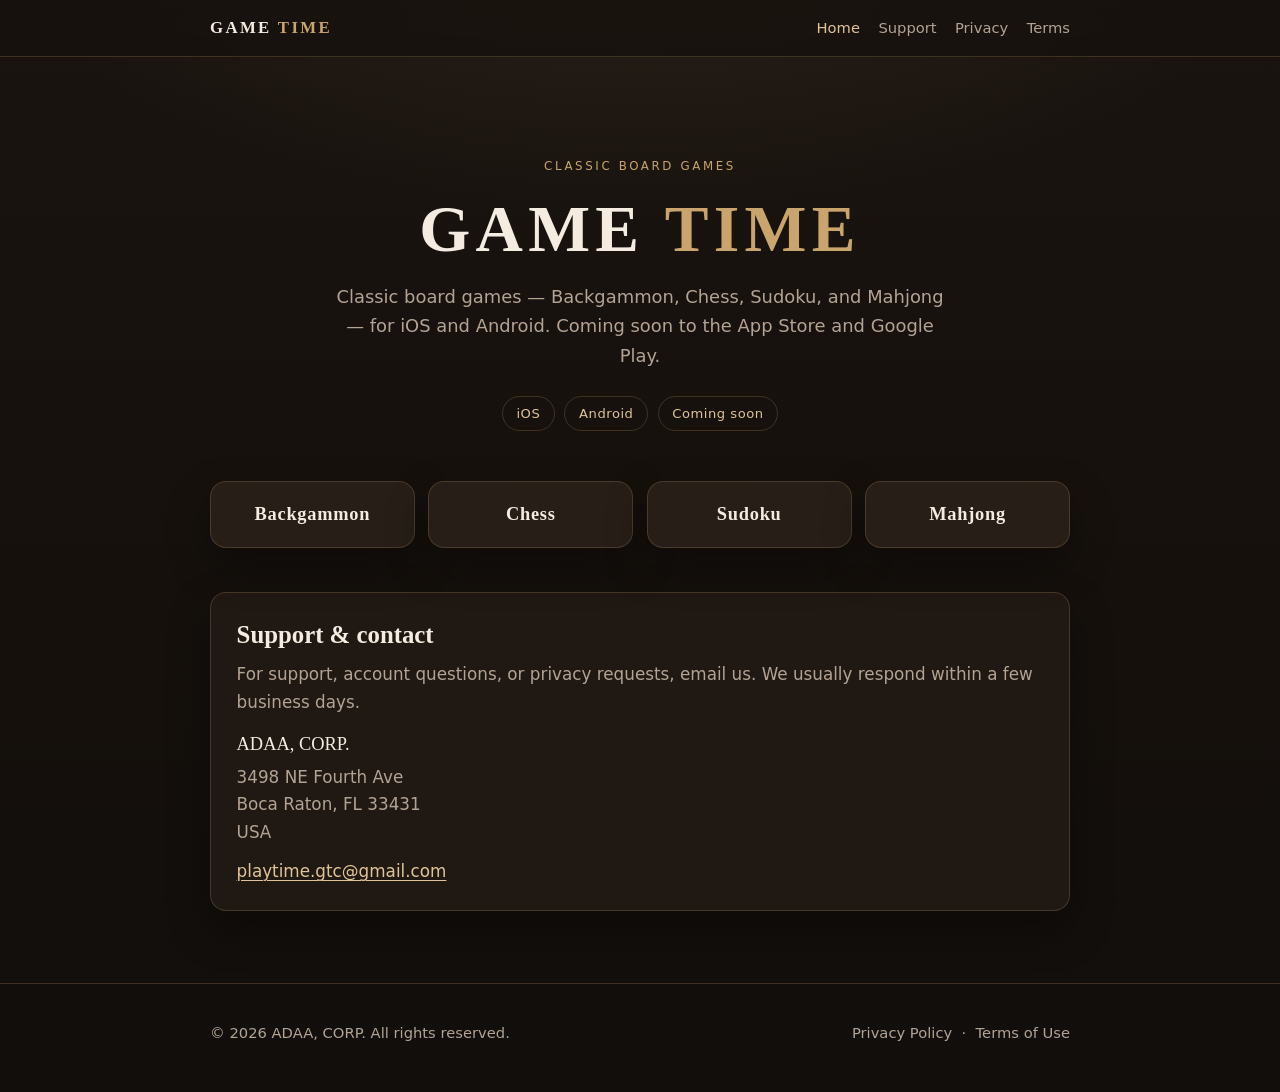
<file: index.html>
<!DOCTYPE html>
<html lang="en">
<head>
  <meta charset="utf-8">
  <meta name="viewport" content="width=device-width, initial-scale=1">
  <meta name="description" content="GAME TIME is a collection of classic board games — Backgammon, Chess, Sudoku, and Mahjong — for iOS and Android. Published by ADAA, CORP.">
  <title>GAME TIME — Classic Board Games by ADAA, CORP.</title>
  <link rel="stylesheet" href="styles.css">
</head>
<body>
  <header class="site-header">
    <div class="wrap">
      <a class="wordmark" href="index.html">GAME <span>TIME</span></a>
      <nav aria-label="Primary">
        <a href="index.html" aria-current="page">Home</a>
        <a href="index.html#contact">Support</a>
        <a href="privacy.html">Privacy</a>
        <a href="terms.html">Terms</a>
      </nav>
    </div>
  </header>

  <main>
    <div class="wrap">
      <section class="hero">
        <p class="eyebrow">Classic board games</p>
        <h1>Game <span class="accent">Time</span></h1>
        <p class="lede">Classic board games — Backgammon, Chess, Sudoku, and Mahjong — for iOS and Android. Coming soon to the App Store and Google Play.</p>
        <div class="badge-row">
          <span class="badge">iOS</span>
          <span class="badge">Android</span>
          <span class="badge">Coming soon</span>
        </div>
      </section>

      <section class="games" aria-label="Games included">
        <article class="game-card"><h2>Backgammon</h2></article>
        <article class="game-card"><h2>Chess</h2></article>
        <article class="game-card"><h2>Sudoku</h2></article>
        <article class="game-card"><h2>Mahjong</h2></article>
      </section>

      <section class="panel" id="contact">
        <h2>Support &amp; contact</h2>
        <p>For support, account questions, or privacy requests, email us. We usually respond within a few business days.</p>
        <div class="contact-block">
          <div class="name">ADAA, CORP.</div>
          <address>
            3498 NE Fourth Ave<br>
            Boca Raton, FL 33431<br>
            USA
          </address>
          <p><a href="mailto:playtime.gtc@gmail.com">playtime.gtc@gmail.com</a></p>
        </div>
      </section>
    </div>
  </main>

  <footer class="site-footer">
    <div class="wrap">
      <p>&copy; 2026 ADAA, CORP. All rights reserved.</p>
      <p>
        <a href="privacy.html">Privacy Policy</a>
        &nbsp;·&nbsp;
        <a href="terms.html">Terms of Use</a>
      </p>
    </div>
  </footer>
</body>
</html>
</file>
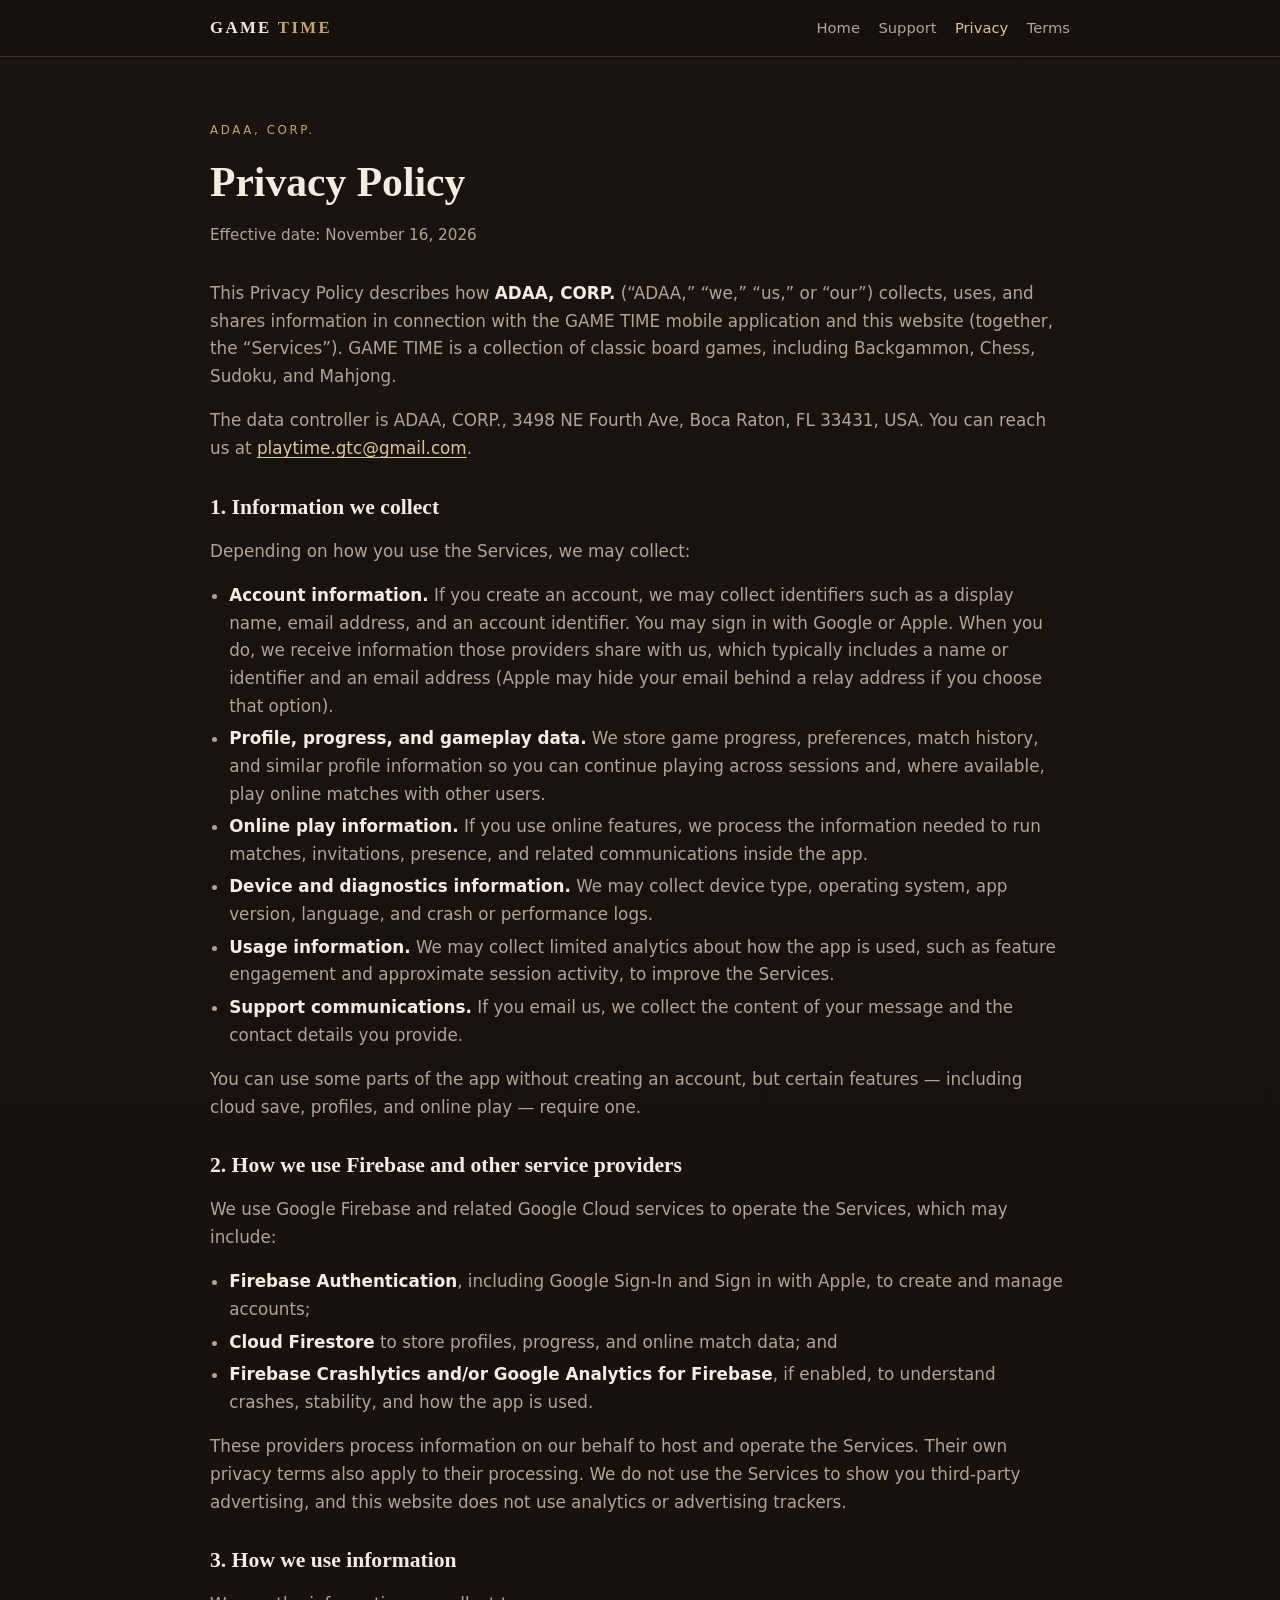
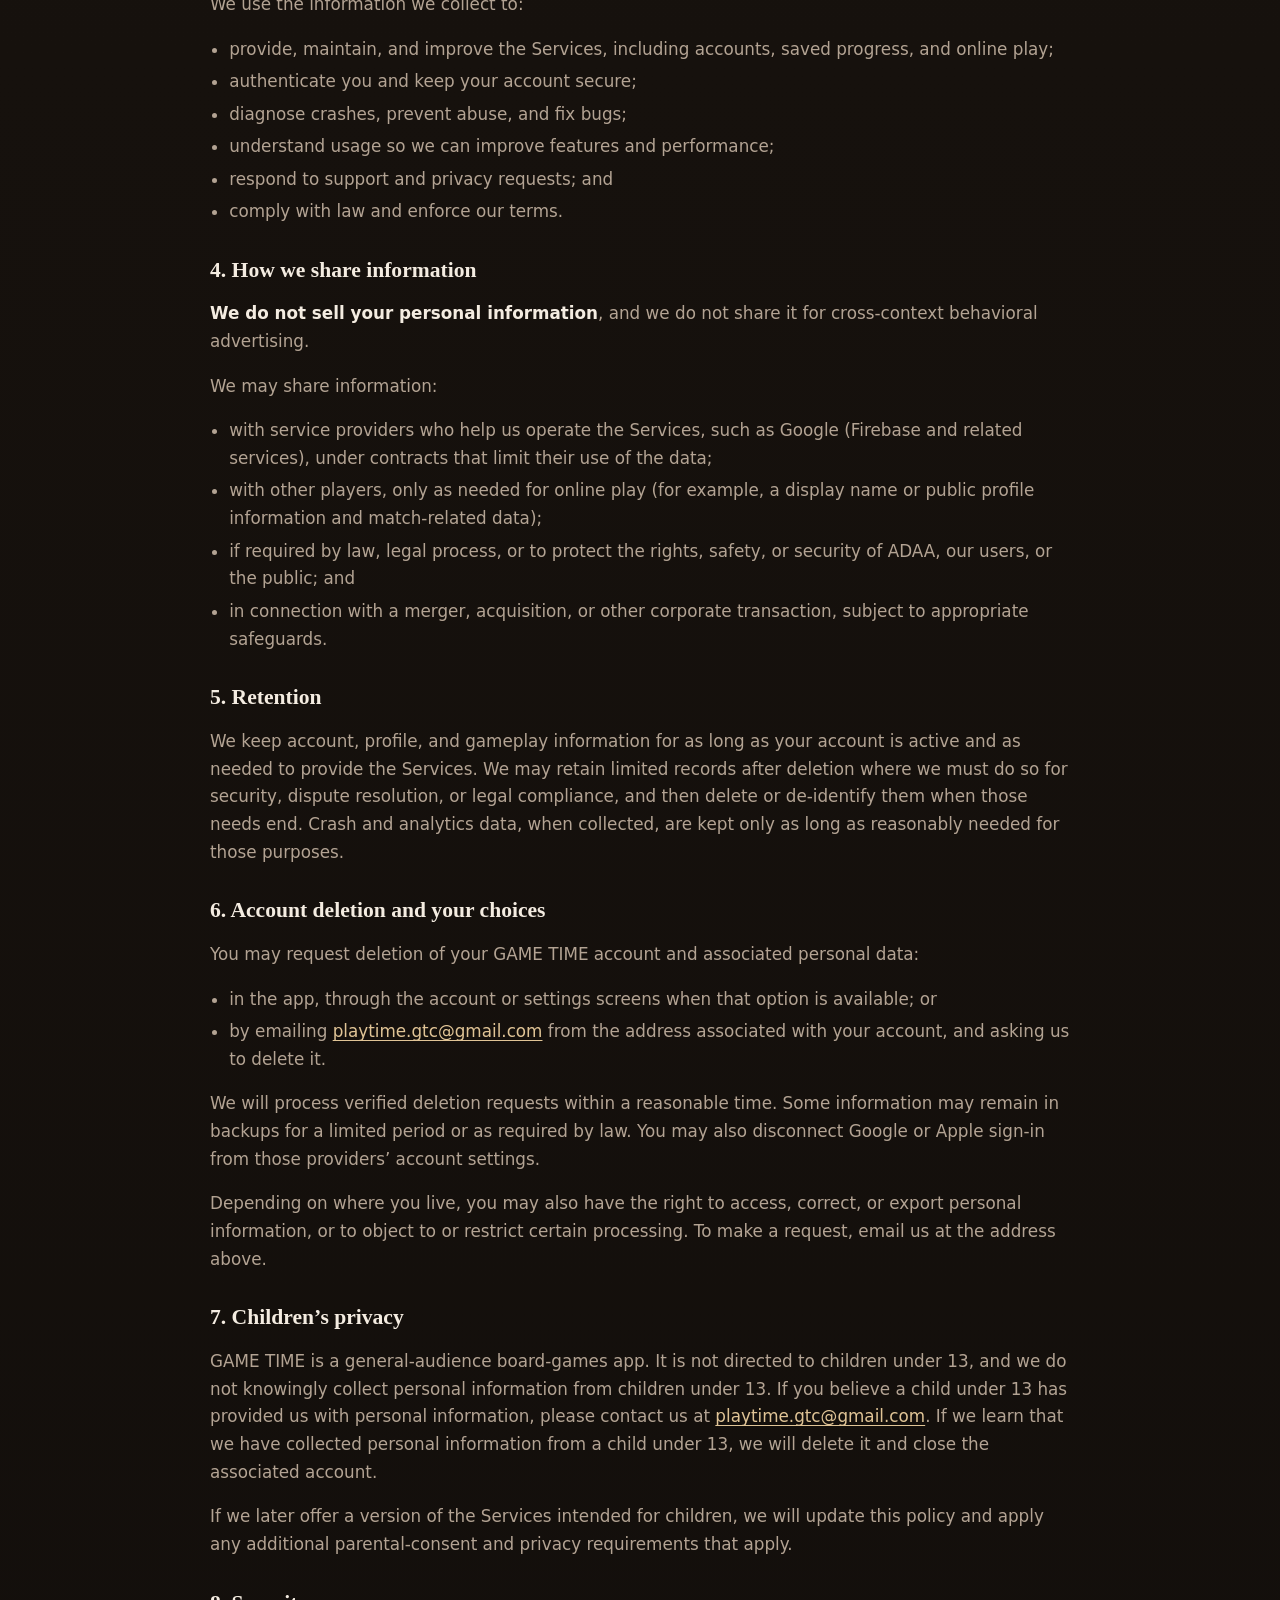
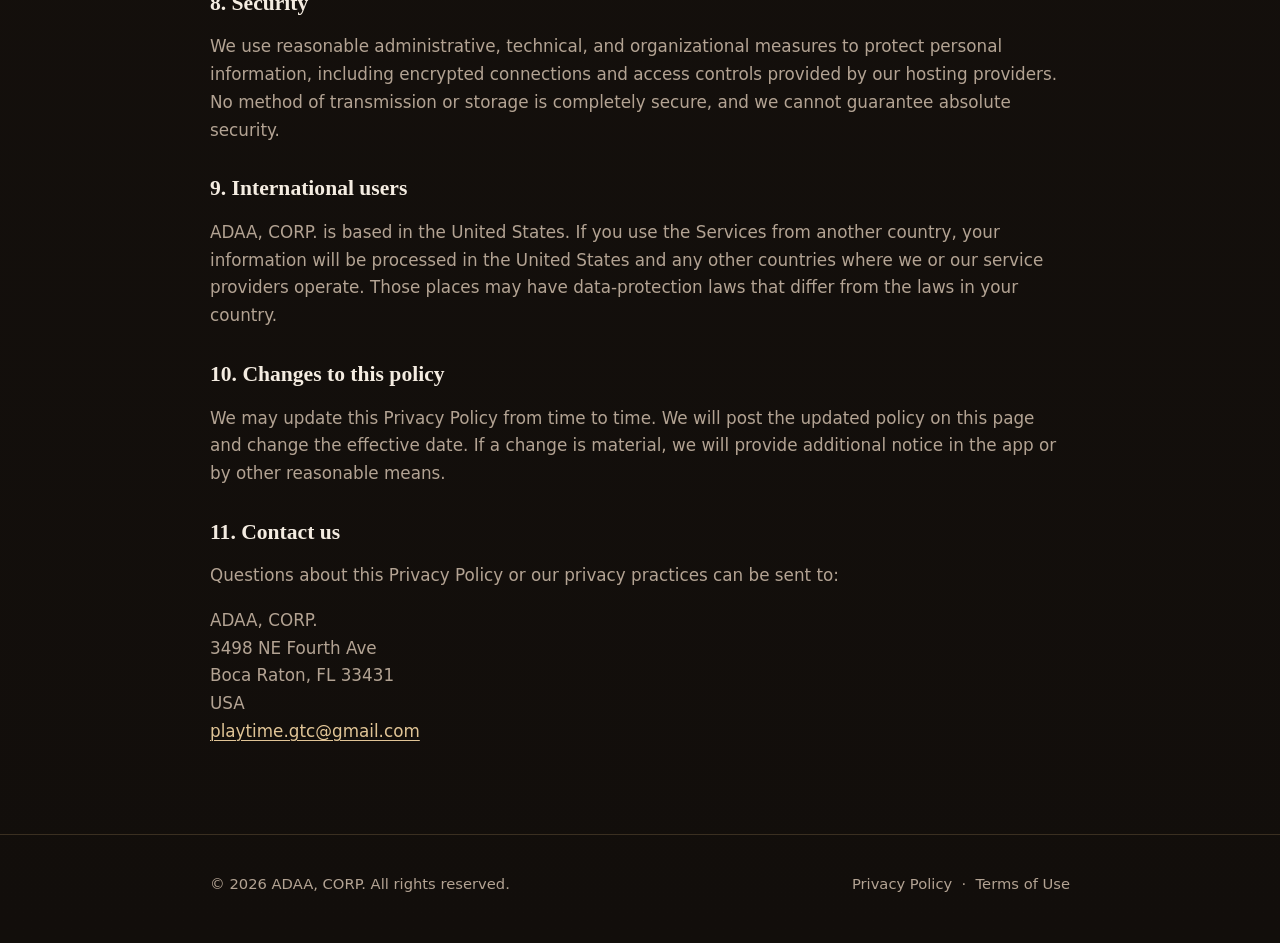
<file: privacy.html>
<!DOCTYPE html>
<html lang="en">
<head>
  <meta charset="utf-8">
  <meta name="viewport" content="width=device-width, initial-scale=1">
  <meta name="description" content="Privacy Policy for GAME TIME, published by ADAA, CORP.">
  <title>Privacy Policy — GAME TIME</title>
  <link rel="stylesheet" href="styles.css">
</head>
<body>
  <header class="site-header">
    <div class="wrap">
      <a class="wordmark" href="index.html">GAME <span>TIME</span></a>
      <nav aria-label="Primary">
        <a href="index.html">Home</a>
        <a href="index.html#contact">Support</a>
        <a href="privacy.html" aria-current="page">Privacy</a>
        <a href="terms.html">Terms</a>
      </nav>
    </div>
  </header>

  <main>
    <div class="wrap">
      <header class="doc-header">
        <p class="eyebrow">ADAA, CORP.</p>
        <h1>Privacy Policy</h1>
        <p class="meta">Effective date: November 16, 2026</p>
      </header>

      <article>
        <p>This Privacy Policy describes how <strong>ADAA, CORP.</strong> (“ADAA,” “we,” “us,” or “our”) collects, uses, and shares information in connection with the GAME TIME mobile application and this website (together, the “Services”). GAME TIME is a collection of classic board games, including Backgammon, Chess, Sudoku, and Mahjong.</p>
        <p>The data controller is ADAA, CORP., 3498 NE Fourth Ave, Boca Raton, FL 33431, USA. You can reach us at <a href="mailto:playtime.gtc@gmail.com">playtime.gtc@gmail.com</a>.</p>

        <h2>1. Information we collect</h2>
        <p>Depending on how you use the Services, we may collect:</p>
        <ul>
          <li><strong>Account information.</strong> If you create an account, we may collect identifiers such as a display name, email address, and an account identifier. You may sign in with Google or Apple. When you do, we receive information those providers share with us, which typically includes a name or identifier and an email address (Apple may hide your email behind a relay address if you choose that option).</li>
          <li><strong>Profile, progress, and gameplay data.</strong> We store game progress, preferences, match history, and similar profile information so you can continue playing across sessions and, where available, play online matches with other users.</li>
          <li><strong>Online play information.</strong> If you use online features, we process the information needed to run matches, invitations, presence, and related communications inside the app.</li>
          <li><strong>Device and diagnostics information.</strong> We may collect device type, operating system, app version, language, and crash or performance logs.</li>
          <li><strong>Usage information.</strong> We may collect limited analytics about how the app is used, such as feature engagement and approximate session activity, to improve the Services.</li>
          <li><strong>Support communications.</strong> If you email us, we collect the content of your message and the contact details you provide.</li>
        </ul>
        <p>You can use some parts of the app without creating an account, but certain features — including cloud save, profiles, and online play — require one.</p>

        <h2>2. How we use Firebase and other service providers</h2>
        <p>We use Google Firebase and related Google Cloud services to operate the Services, which may include:</p>
        <ul>
          <li><strong>Firebase Authentication</strong>, including Google Sign-In and Sign in with Apple, to create and manage accounts;</li>
          <li><strong>Cloud Firestore</strong> to store profiles, progress, and online match data; and</li>
          <li><strong>Firebase Crashlytics and/or Google Analytics for Firebase</strong>, if enabled, to understand crashes, stability, and how the app is used.</li>
        </ul>
        <p>These providers process information on our behalf to host and operate the Services. Their own privacy terms also apply to their processing. We do not use the Services to show you third-party advertising, and this website does not use analytics or advertising trackers.</p>

        <h2>3. How we use information</h2>
        <p>We use the information we collect to:</p>
        <ul>
          <li>provide, maintain, and improve the Services, including accounts, saved progress, and online play;</li>
          <li>authenticate you and keep your account secure;</li>
          <li>diagnose crashes, prevent abuse, and fix bugs;</li>
          <li>understand usage so we can improve features and performance;</li>
          <li>respond to support and privacy requests; and</li>
          <li>comply with law and enforce our terms.</li>
        </ul>

        <h2>4. How we share information</h2>
        <p><strong>We do not sell your personal information</strong>, and we do not share it for cross-context behavioral advertising.</p>
        <p>We may share information:</p>
        <ul>
          <li>with service providers who help us operate the Services, such as Google (Firebase and related services), under contracts that limit their use of the data;</li>
          <li>with other players, only as needed for online play (for example, a display name or public profile information and match-related data);</li>
          <li>if required by law, legal process, or to protect the rights, safety, or security of ADAA, our users, or the public; and</li>
          <li>in connection with a merger, acquisition, or other corporate transaction, subject to appropriate safeguards.</li>
        </ul>

        <h2>5. Retention</h2>
        <p>We keep account, profile, and gameplay information for as long as your account is active and as needed to provide the Services. We may retain limited records after deletion where we must do so for security, dispute resolution, or legal compliance, and then delete or de-identify them when those needs end. Crash and analytics data, when collected, are kept only as long as reasonably needed for those purposes.</p>

        <h2>6. Account deletion and your choices</h2>
        <p>You may request deletion of your GAME TIME account and associated personal data:</p>
        <ul>
          <li>in the app, through the account or settings screens when that option is available; or</li>
          <li>by emailing <a href="mailto:playtime.gtc@gmail.com">playtime.gtc@gmail.com</a> from the address associated with your account, and asking us to delete it.</li>
        </ul>
        <p>We will process verified deletion requests within a reasonable time. Some information may remain in backups for a limited period or as required by law. You may also disconnect Google or Apple sign-in from those providers’ account settings.</p>
        <p>Depending on where you live, you may also have the right to access, correct, or export personal information, or to object to or restrict certain processing. To make a request, email us at the address above.</p>

        <h2>7. Children’s privacy</h2>
        <p>GAME TIME is a general-audience board-games app. It is not directed to children under 13, and we do not knowingly collect personal information from children under 13. If you believe a child under 13 has provided us with personal information, please contact us at <a href="mailto:playtime.gtc@gmail.com">playtime.gtc@gmail.com</a>. If we learn that we have collected personal information from a child under 13, we will delete it and close the associated account.</p>
        <p>If we later offer a version of the Services intended for children, we will update this policy and apply any additional parental-consent and privacy requirements that apply.</p>

        <h2>8. Security</h2>
        <p>We use reasonable administrative, technical, and organizational measures to protect personal information, including encrypted connections and access controls provided by our hosting providers. No method of transmission or storage is completely secure, and we cannot guarantee absolute security.</p>

        <h2>9. International users</h2>
        <p>ADAA, CORP. is based in the United States. If you use the Services from another country, your information will be processed in the United States and any other countries where we or our service providers operate. Those places may have data-protection laws that differ from the laws in your country.</p>

        <h2>10. Changes to this policy</h2>
        <p>We may update this Privacy Policy from time to time. We will post the updated policy on this page and change the effective date. If a change is material, we will provide additional notice in the app or by other reasonable means.</p>

        <h2>11. Contact us</h2>
        <p>Questions about this Privacy Policy or our privacy practices can be sent to:</p>
        <p>
          ADAA, CORP.<br>
          3498 NE Fourth Ave<br>
          Boca Raton, FL 33431<br>
          USA<br>
          <a href="mailto:playtime.gtc@gmail.com">playtime.gtc@gmail.com</a>
        </p>
      </article>
    </div>
  </main>

  <footer class="site-footer">
    <div class="wrap">
      <p>&copy; 2026 ADAA, CORP. All rights reserved.</p>
      <p>
        <a href="privacy.html">Privacy Policy</a>
        &nbsp;·&nbsp;
        <a href="terms.html">Terms of Use</a>
      </p>
    </div>
  </footer>
</body>
</html>
</file>
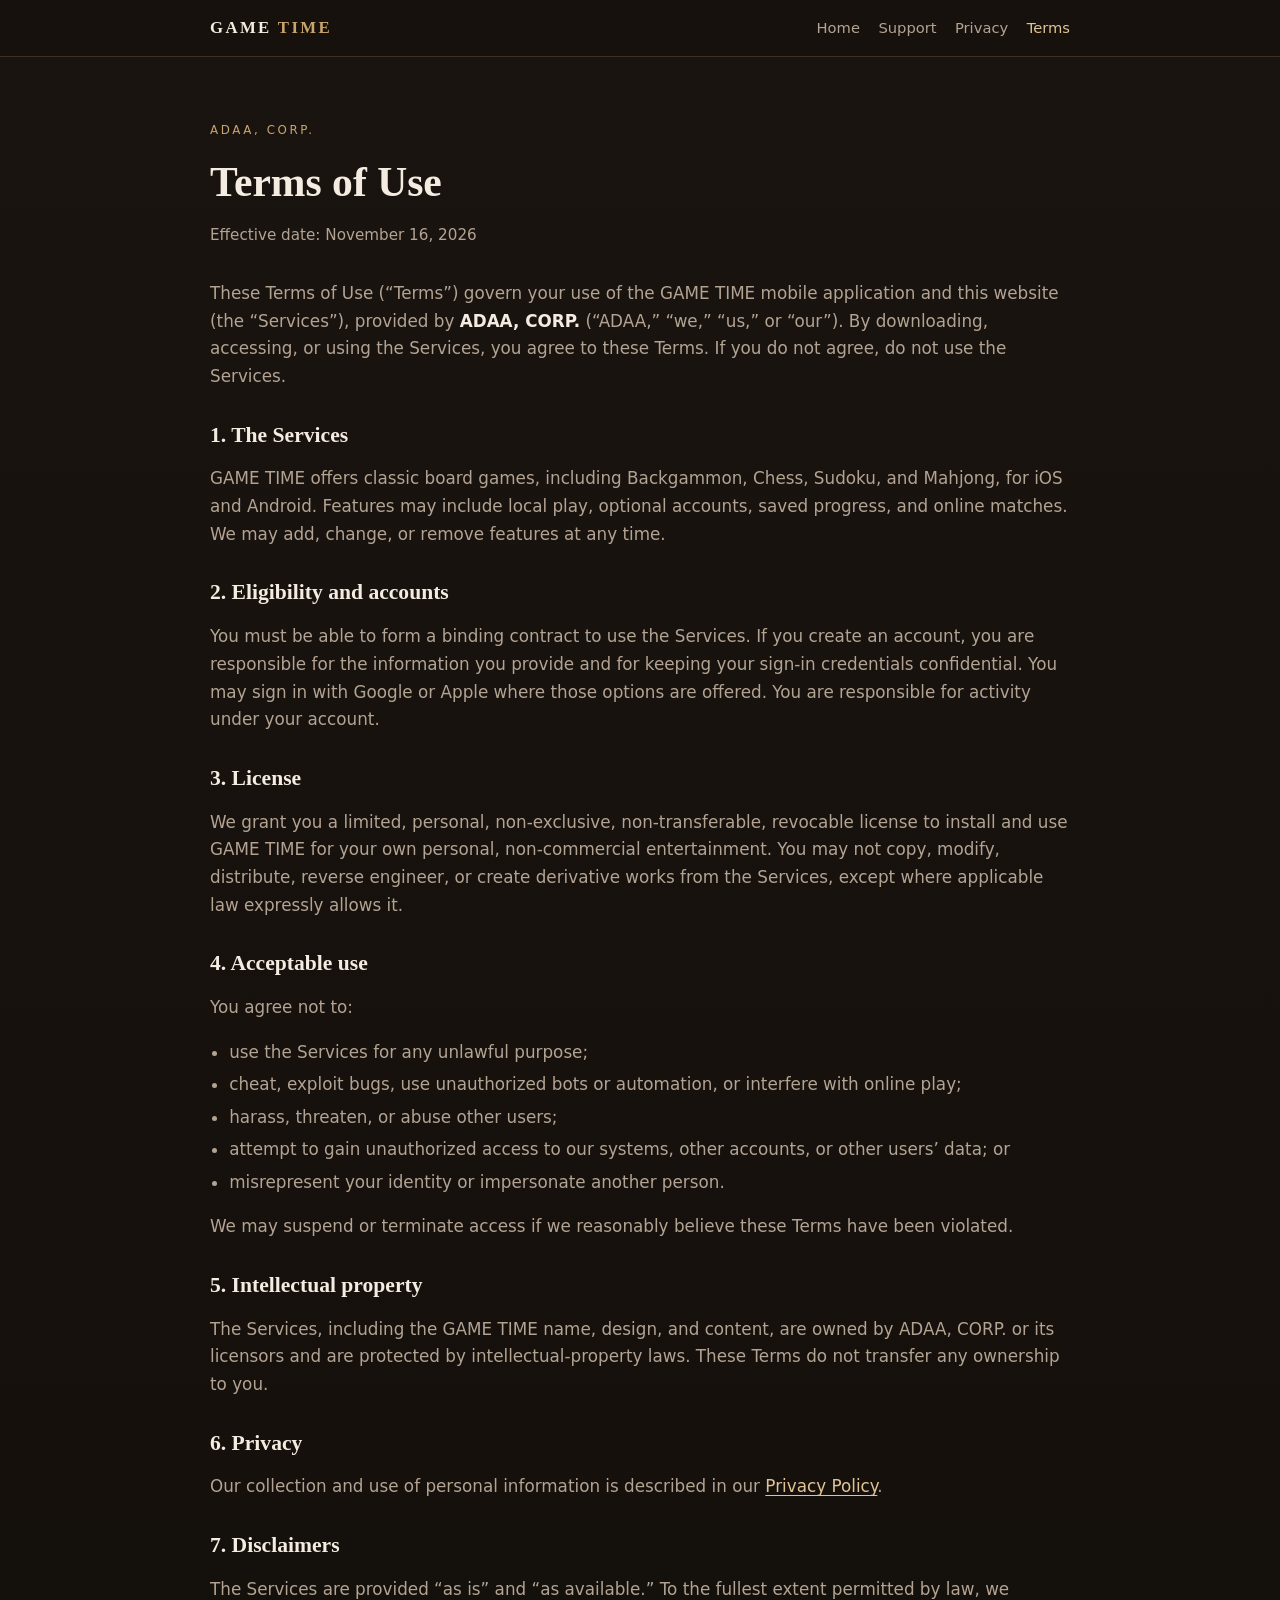
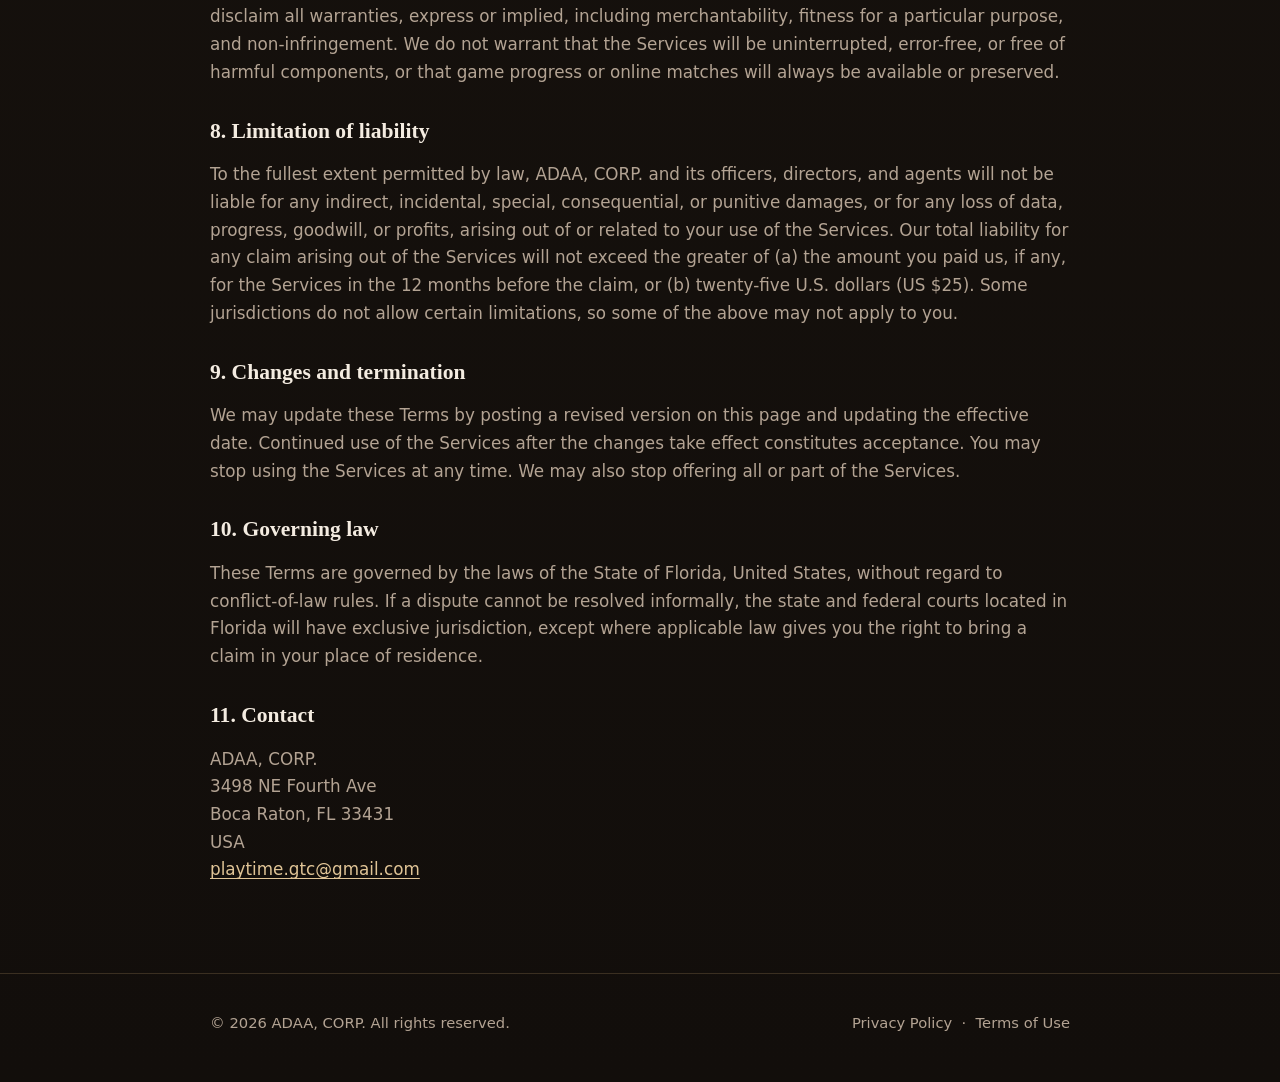
<file: terms.html>
<!DOCTYPE html>
<html lang="en">
<head>
  <meta charset="utf-8">
  <meta name="viewport" content="width=device-width, initial-scale=1">
  <meta name="description" content="Terms of Use for GAME TIME, published by ADAA, CORP.">
  <title>Terms of Use — GAME TIME</title>
  <link rel="stylesheet" href="styles.css">
</head>
<body>
  <header class="site-header">
    <div class="wrap">
      <a class="wordmark" href="index.html">GAME <span>TIME</span></a>
      <nav aria-label="Primary">
        <a href="index.html">Home</a>
        <a href="index.html#contact">Support</a>
        <a href="privacy.html">Privacy</a>
        <a href="terms.html" aria-current="page">Terms</a>
      </nav>
    </div>
  </header>

  <main>
    <div class="wrap">
      <header class="doc-header">
        <p class="eyebrow">ADAA, CORP.</p>
        <h1>Terms of Use</h1>
        <p class="meta">Effective date: November 16, 2026</p>
      </header>

      <article>
        <p>These Terms of Use (“Terms”) govern your use of the GAME TIME mobile application and this website (the “Services”), provided by <strong>ADAA, CORP.</strong> (“ADAA,” “we,” “us,” or “our”). By downloading, accessing, or using the Services, you agree to these Terms. If you do not agree, do not use the Services.</p>

        <h2>1. The Services</h2>
        <p>GAME TIME offers classic board games, including Backgammon, Chess, Sudoku, and Mahjong, for iOS and Android. Features may include local play, optional accounts, saved progress, and online matches. We may add, change, or remove features at any time.</p>

        <h2>2. Eligibility and accounts</h2>
        <p>You must be able to form a binding contract to use the Services. If you create an account, you are responsible for the information you provide and for keeping your sign-in credentials confidential. You may sign in with Google or Apple where those options are offered. You are responsible for activity under your account.</p>

        <h2>3. License</h2>
        <p>We grant you a limited, personal, non-exclusive, non-transferable, revocable license to install and use GAME TIME for your own personal, non-commercial entertainment. You may not copy, modify, distribute, reverse engineer, or create derivative works from the Services, except where applicable law expressly allows it.</p>

        <h2>4. Acceptable use</h2>
        <p>You agree not to:</p>
        <ul>
          <li>use the Services for any unlawful purpose;</li>
          <li>cheat, exploit bugs, use unauthorized bots or automation, or interfere with online play;</li>
          <li>harass, threaten, or abuse other users;</li>
          <li>attempt to gain unauthorized access to our systems, other accounts, or other users’ data; or</li>
          <li>misrepresent your identity or impersonate another person.</li>
        </ul>
        <p>We may suspend or terminate access if we reasonably believe these Terms have been violated.</p>

        <h2>5. Intellectual property</h2>
        <p>The Services, including the GAME TIME name, design, and content, are owned by ADAA, CORP. or its licensors and are protected by intellectual-property laws. These Terms do not transfer any ownership to you.</p>

        <h2>6. Privacy</h2>
        <p>Our collection and use of personal information is described in our <a href="privacy.html">Privacy Policy</a>.</p>

        <h2>7. Disclaimers</h2>
        <p>The Services are provided “as is” and “as available.” To the fullest extent permitted by law, we disclaim all warranties, express or implied, including merchantability, fitness for a particular purpose, and non-infringement. We do not warrant that the Services will be uninterrupted, error-free, or free of harmful components, or that game progress or online matches will always be available or preserved.</p>

        <h2>8. Limitation of liability</h2>
        <p>To the fullest extent permitted by law, ADAA, CORP. and its officers, directors, and agents will not be liable for any indirect, incidental, special, consequential, or punitive damages, or for any loss of data, progress, goodwill, or profits, arising out of or related to your use of the Services. Our total liability for any claim arising out of the Services will not exceed the greater of (a) the amount you paid us, if any, for the Services in the 12 months before the claim, or (b) twenty-five U.S. dollars (US $25). Some jurisdictions do not allow certain limitations, so some of the above may not apply to you.</p>

        <h2>9. Changes and termination</h2>
        <p>We may update these Terms by posting a revised version on this page and updating the effective date. Continued use of the Services after the changes take effect constitutes acceptance. You may stop using the Services at any time. We may also stop offering all or part of the Services.</p>

        <h2>10. Governing law</h2>
        <p>These Terms are governed by the laws of the State of Florida, United States, without regard to conflict-of-law rules. If a dispute cannot be resolved informally, the state and federal courts located in Florida will have exclusive jurisdiction, except where applicable law gives you the right to bring a claim in your place of residence.</p>

        <h2>11. Contact</h2>
        <p>
          ADAA, CORP.<br>
          3498 NE Fourth Ave<br>
          Boca Raton, FL 33431<br>
          USA<br>
          <a href="mailto:playtime.gtc@gmail.com">playtime.gtc@gmail.com</a>
        </p>
      </article>
    </div>
  </main>

  <footer class="site-footer">
    <div class="wrap">
      <p>&copy; 2026 ADAA, CORP. All rights reserved.</p>
      <p>
        <a href="privacy.html">Privacy Policy</a>
        &nbsp;·&nbsp;
        <a href="terms.html">Terms of Use</a>
      </p>
    </div>
  </footer>
</body>
</html>
</file>
<file: styles.css>
/* GAME TIME — ADAA, CORP.  |  static site, no external assets */

:root {
  --bg: #16110d;
  --bg-elevated: #1f1813;
  --bg-card: #261e17;
  --line: rgba(201, 164, 108, 0.22);
  --gold: #c9a46c;
  --gold-soft: #e0c496;
  --cream: #f4ece1;
  --muted: #b3a393;
  --text: #f4ece1;
  --shadow: 0 18px 40px rgba(0, 0, 0, 0.35);
  --radius: 16px;
  --serif: "Palatino Linotype", Palatino, "Book Antiqua", Georgia, "Times New Roman", serif;
  --sans: system-ui, -apple-system, "Segoe UI", Roboto, "Helvetica Neue", Arial, sans-serif;
  --max: 860px;
}

*, *::before, *::after { box-sizing: border-box; }

html {
  scroll-behavior: smooth;
}

body {
  margin: 0;
  min-height: 100vh;
  color: var(--text);
  background:
    radial-gradient(1200px 600px at 50% -10%, rgba(201, 164, 108, 0.1), transparent 55%),
    linear-gradient(180deg, #1a1410 0%, var(--bg) 40%, #120e0b 100%);
  font-family: var(--sans);
  font-size: 1.05rem;
  line-height: 1.65;
}

a {
  color: var(--gold-soft);
  text-decoration-thickness: 1px;
  text-underline-offset: 0.18em;
}

a:hover { color: #f0d9b0; }

.wrap {
  width: min(var(--max), calc(100% - 2.5rem));
  margin: 0 auto;
}

.site-header {
  border-bottom: 1px solid var(--line);
  background: rgba(22, 17, 13, 0.78);
  backdrop-filter: blur(10px);
  position: sticky;
  top: 0;
  z-index: 10;
}

.site-header .wrap {
  display: flex;
  align-items: center;
  justify-content: space-between;
  gap: 1rem;
  padding: 0.9rem 0;
}

.wordmark {
  font-family: var(--serif);
  font-weight: 700;
  letter-spacing: 0.14em;
  text-transform: uppercase;
  color: var(--cream);
  text-decoration: none;
  font-size: 1.05rem;
}

.wordmark span {
  color: var(--gold);
}

nav {
  display: flex;
  gap: 1.15rem;
  flex-wrap: wrap;
}

nav a {
  color: var(--muted);
  text-decoration: none;
  font-size: 0.92rem;
}

nav a:hover,
nav a[aria-current="page"] {
  color: var(--gold-soft);
}

main { padding: 3.25rem 0 4.5rem; }

.hero {
  text-align: center;
  padding: 2.2rem 0 2.6rem;
}

.eyebrow {
  display: inline-block;
  color: var(--gold);
  letter-spacing: 0.22em;
  text-transform: uppercase;
  font-size: 0.74rem;
  margin-bottom: 0.85rem;
}

h1, h2, h3 {
  font-family: var(--serif);
  font-weight: 700;
  line-height: 1.2;
  color: var(--cream);
}

.hero h1 {
  margin: 0 0 0.85rem;
  font-size: clamp(2.4rem, 6vw, 4.1rem);
  letter-spacing: 0.08em;
  text-transform: uppercase;
}

.hero h1 .accent { color: var(--gold); }

.lede {
  margin: 0 auto 1.6rem;
  max-width: 38rem;
  color: var(--muted);
  font-size: 1.12rem;
}

.badge-row {
  display: flex;
  justify-content: center;
  gap: 0.6rem;
  flex-wrap: wrap;
}

.badge {
  border: 1px solid var(--line);
  color: var(--gold-soft);
  border-radius: 999px;
  padding: 0.35rem 0.85rem;
  font-size: 0.82rem;
  letter-spacing: 0.04em;
}

.games {
  display: grid;
  grid-template-columns: repeat(4, 1fr);
  gap: 0.85rem;
  margin: 0.5rem 0 2.75rem;
}

.game-card {
  background: var(--bg-card);
  border: 1px solid var(--line);
  border-radius: var(--radius);
  padding: 1.35rem 0.9rem;
  text-align: center;
  box-shadow: var(--shadow);
}

.game-card h2 {
  margin: 0;
  font-size: 1.15rem;
  letter-spacing: 0.04em;
}

.panel {
  background: var(--bg-elevated);
  border: 1px solid var(--line);
  border-radius: var(--radius);
  padding: 1.7rem 1.6rem 1.5rem;
  box-shadow: var(--shadow);
}

.panel h2 {
  margin: 0 0 0.7rem;
  font-size: 1.55rem;
}

.panel p { margin: 0 0 0.8rem; color: var(--muted); }
.panel p:last-child { margin-bottom: 0; }

.contact-block {
  margin-top: 0.4rem;
  color: var(--cream);
}

.contact-block .name {
  font-family: var(--serif);
  font-size: 1.15rem;
  margin-bottom: 0.25rem;
}

.contact-block address {
  font-style: normal;
  color: var(--muted);
  margin: 0 0 0.7rem;
}

.doc-header { margin-bottom: 2rem; }

.doc-header h1 {
  margin: 0.2rem 0 0.5rem;
  font-size: clamp(1.9rem, 4vw, 2.6rem);
}

.meta {
  color: var(--muted);
  font-size: 0.95rem;
}

article h2 {
  margin: 2rem 0 0.6rem;
  font-size: 1.35rem;
}

article p, article li { color: var(--muted); }
article ul, article ol { padding-left: 1.2rem; }
article li { margin: 0.3rem 0; }
article strong { color: var(--cream); font-weight: 600; }

.site-footer {
  border-top: 1px solid var(--line);
  padding: 1.4rem 0 2rem;
  color: var(--muted);
  font-size: 0.92rem;
}

.site-footer .wrap {
  display: flex;
  justify-content: space-between;
  gap: 1rem;
  flex-wrap: wrap;
}

.site-footer a { color: var(--muted); text-decoration: none; }
.site-footer a:hover { color: var(--gold-soft); }

@media (max-width: 720px) {
  .games { grid-template-columns: 1fr 1fr; }
  .site-header .wrap { flex-direction: column; align-items: flex-start; }
}

@media (max-width: 420px) {
  .games { grid-template-columns: 1fr; }
}
</file>
